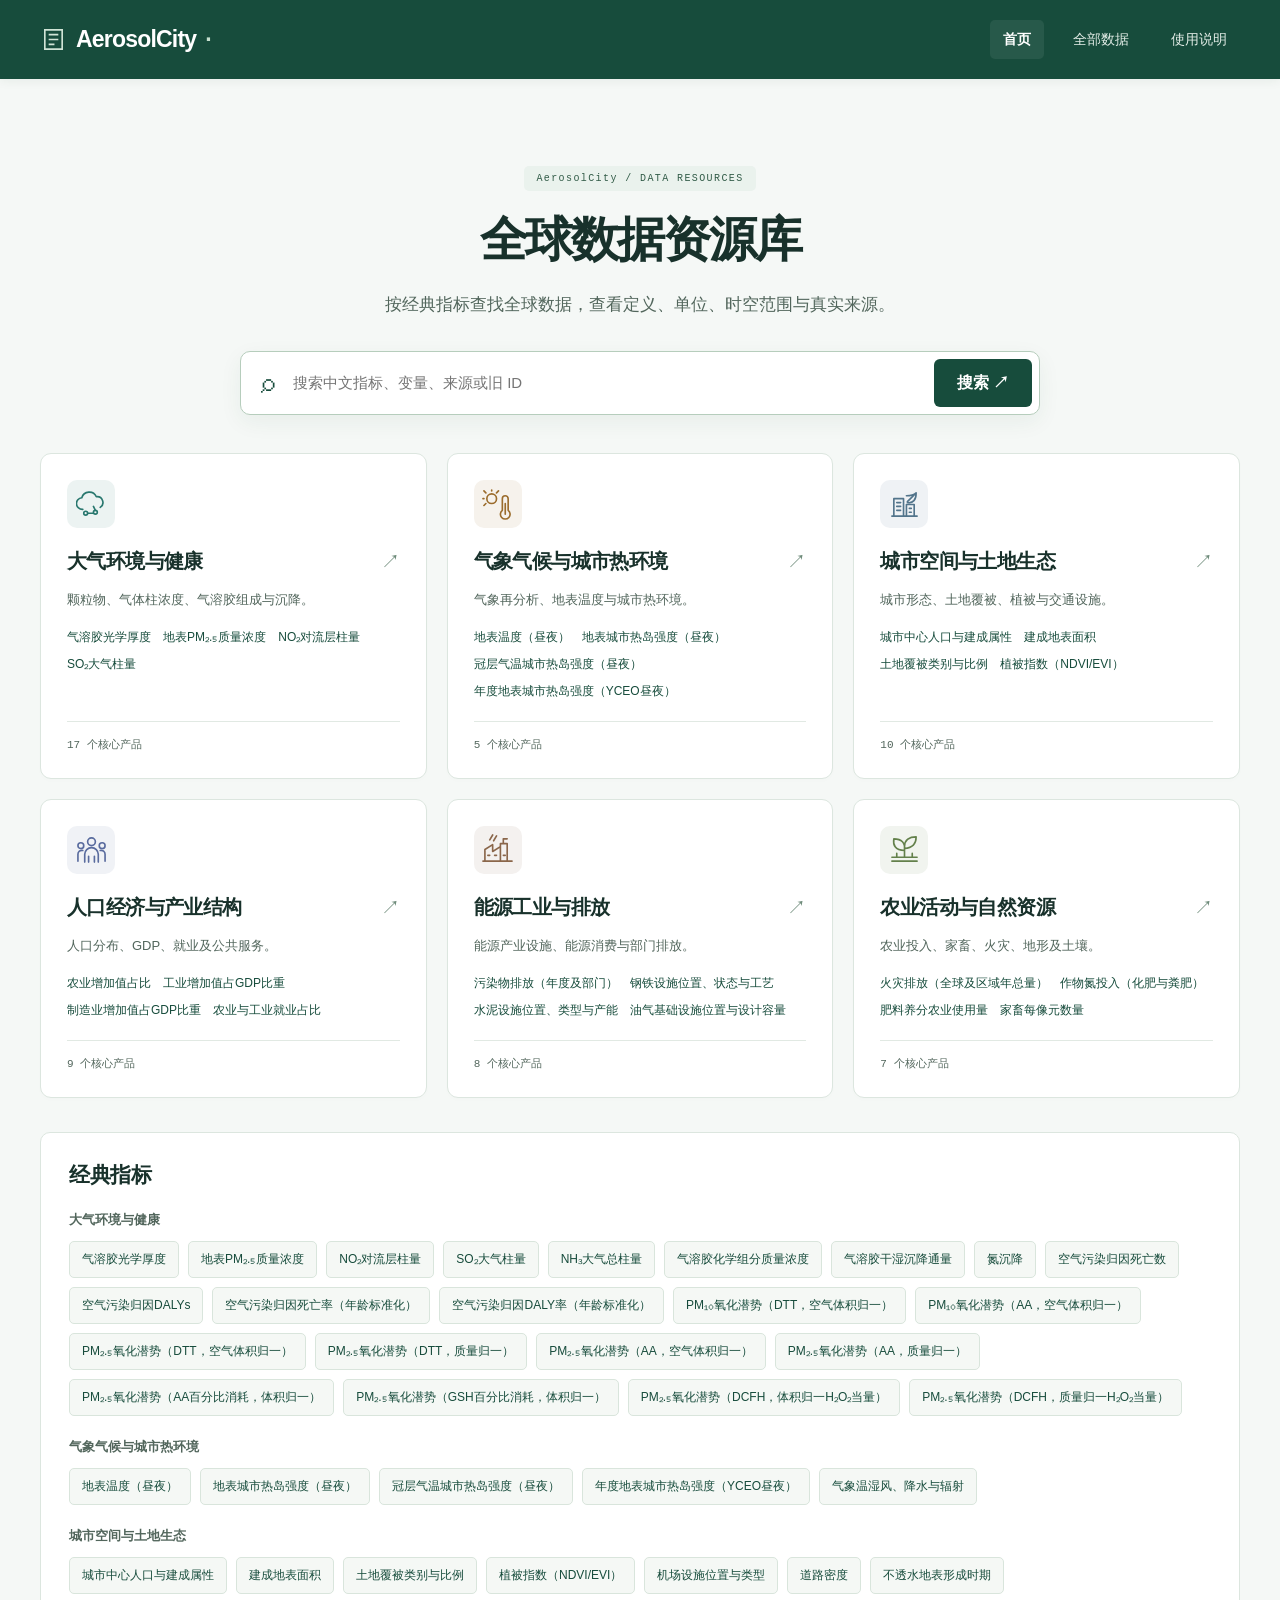
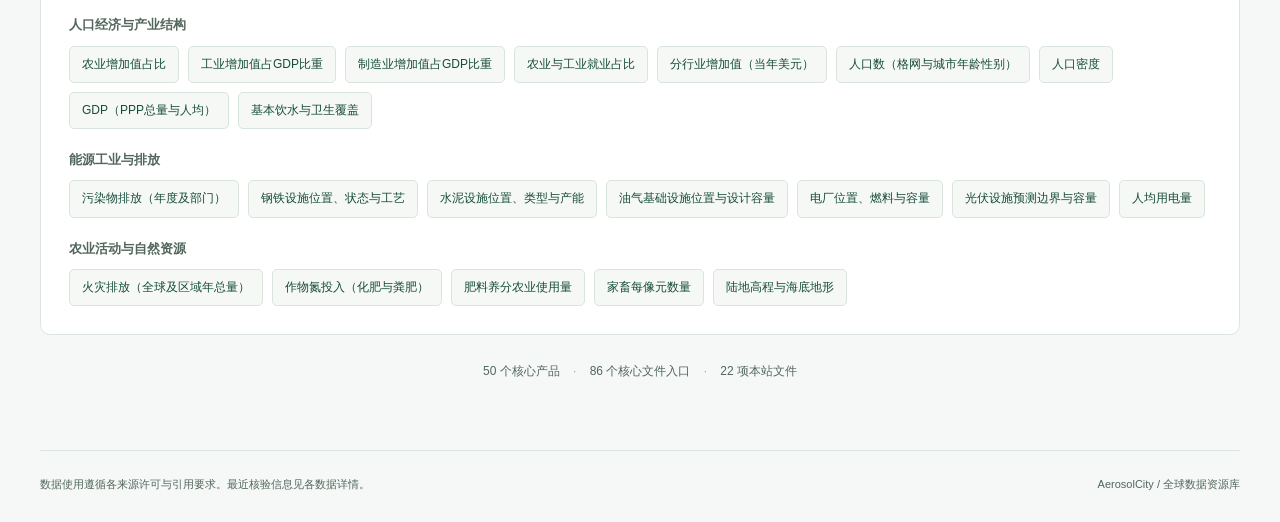
<file: index.html>
<!doctype html>
<html lang="zh-CN"><head><meta charset="utf-8"><meta name="viewport" content="width=device-width, initial-scale=1"><meta name="theme-color" content="#ffffff"><meta name="description" content="按经典指标浏览与检索全球公开科研数据，查看时空范围、来源及获取方式。"><title>AerosolCity · 全球数据资源库</title><link rel="stylesheet" href="./styles.css?v=d043-v1"><script src="./catalog-core.js?v=d043-v1" defer></script><script src="./app.js?v=d043-v1" defer></script></head>
<body><a class="skip-link" href="#main">跳到主要内容</a><header class="site-header"><a class="brand" href="#/" aria-label="AerosolCity 全球数据资源库首页"><svg class="brand-symbol" aria-hidden="true" viewBox="0 0 28 28" fill="none" stroke="currentColor" stroke-width="1.7"><path d="M5 4h18v20H5zM9 9h10M9 14h10M9 19h6"/></svg><span>AerosolCity</span><span class="brand-mark" aria-hidden="true">·</span></a><nav class="site-nav" aria-label="主导航"><a href="#/">首页</a><a href="#/all">全部数据</a><a href="#/guide">使用说明</a></nav></header><main id="main" class="page-shell" tabindex="-1"><p class="loading" role="status">正在读取数据目录…</p></main><footer class="site-footer"><p>数据使用遵循各来源许可与引用要求。最近核验信息见各数据详情。</p><span>AerosolCity / 全球数据资源库</span></footer><noscript><p>此静态目录需要 JavaScript 才能浏览。原始目录位于 data/catalog.json。</p></noscript></body></html>
</file>
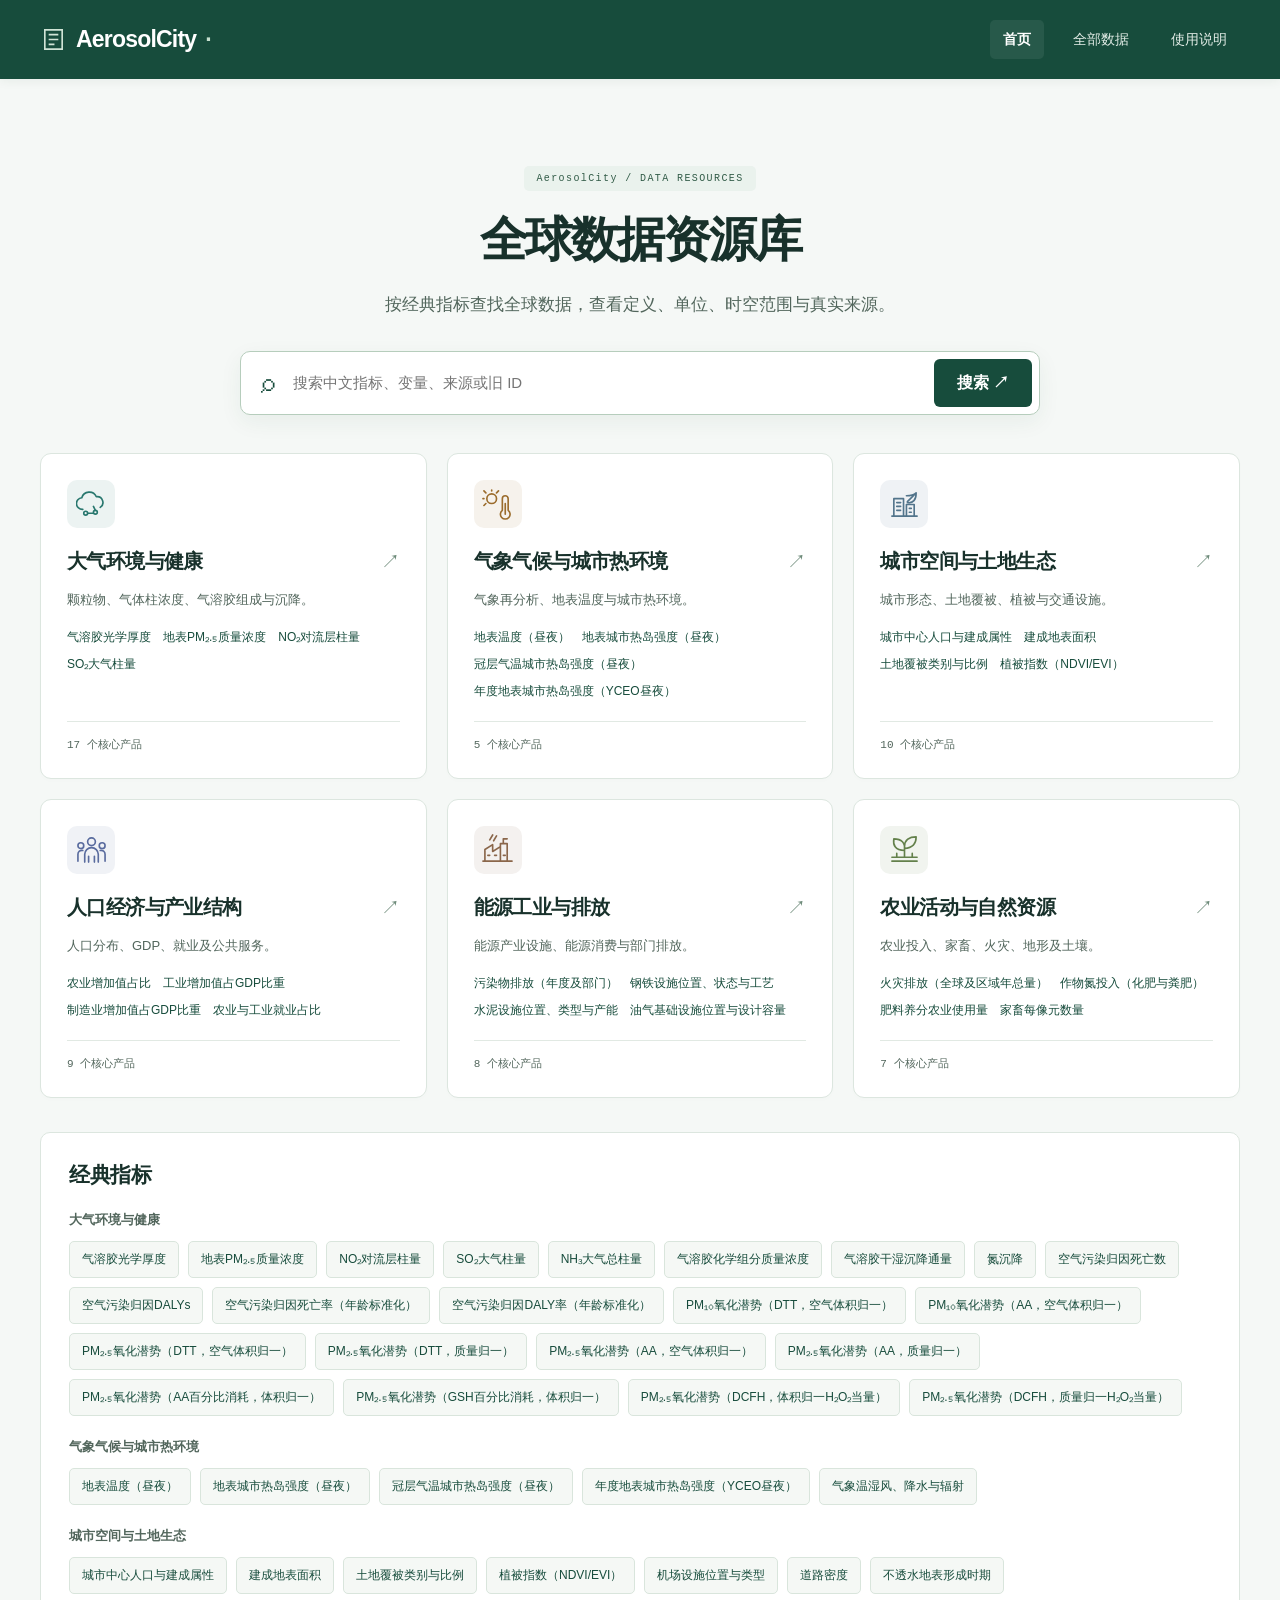
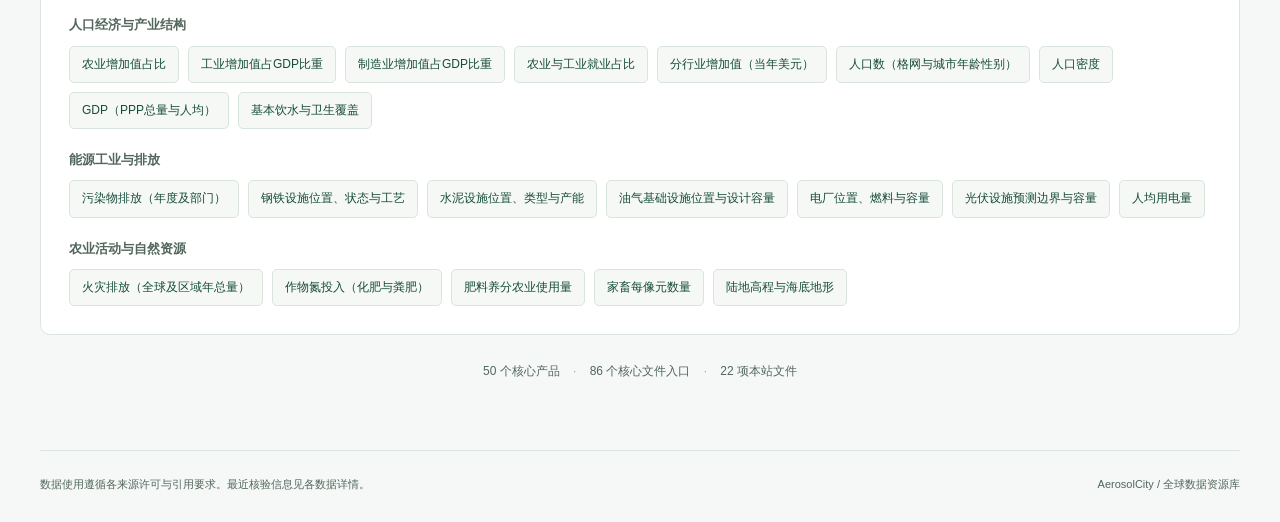
<file: global-human-indicators.html>
<!doctype html><html lang="zh-CN"><head><meta charset="utf-8"><meta name="viewport" content="width=device-width, initial-scale=1"><meta http-equiv="refresh" content="0;url=./index.html"><title>全球数据目录</title></head><body><a href="./index.html">全球数据目录</a><script>location.replace("./index.html");</script></body></html>
</file>
<file: styles.css>
:root{--ink:#18352b;--body:#2c4239;--muted:#5c7066;--green:#196443;--line:#dfe8e2;--soft:#f4f8f5;--sans:"Avenir Next","PingFang SC","Microsoft YaHei",sans-serif;--mono:"SFMono-Regular",Consolas,monospace}
*{box-sizing:border-box}html{background:white;color:var(--body);font:16px/1.65 var(--sans)}body{margin:0}a{color:var(--green);text-decoration:none}a:hover{text-decoration:underline;text-underline-offset:4px}button,input,select{font:inherit;color:var(--body)}button{cursor:pointer}button,.button{border:1px solid var(--line);border-radius:6px;background:white;padding:9px 15px;color:var(--green);font-weight:600}button:hover,.button:hover{background:var(--soft)}button:disabled{cursor:default}input,select{border:1px solid #becfc4;border-radius:5px;background:white;padding:9px 12px;min-width:0;max-width:100%}input[type=checkbox]{accent-color:var(--green);width:17px;height:17px;flex-shrink:0}a,button,input,select,summary{outline-offset:4px}:focus-visible{outline:3px solid #257956}h1,h2,h3,p{margin-top:0}h1,h2,h3{color:var(--ink);line-height:1.35;overflow-wrap:anywhere}h1{font-size:clamp(29px,3.7vw,46px);font-weight:650;letter-spacing:-.035em}h2{font-size:22px;letter-spacing:-.02em}h3{font-size:18px}code{font-family:var(--mono);font-size:.82em;overflow-wrap:anywhere}pre{font:12px/1.7 var(--mono);white-space:pre-wrap;overflow-wrap:anywhere;background:var(--soft);padding:20px;border-radius:6px}summary{cursor:pointer;color:var(--ink);font-weight:600;padding:15px 0}summary::marker{color:var(--green)}.visually-hidden{position:absolute;width:1px;height:1px;padding:0;margin:-1px;overflow:hidden;clip:rect(0,0,0,0);white-space:nowrap;border:0}.skip-link{position:absolute;left:20px;top:-100px;background:white;z-index:10;padding:12px}.skip-link:focus{top:12px}
.site-header{max-width:1200px;padding:26px 40px;margin:auto;display:flex;align-items:center;justify-content:space-between;border-bottom:1px solid var(--line);gap:20px}.brand{font-size:23px;font-weight:700;color:var(--ink);letter-spacing:-.04em}.brand-mark{color:var(--green);padding-left:3px}.site-nav{display:flex;gap:28px;font-size:14px}.site-nav a{color:var(--muted)}.site-nav a[aria-current]{color:var(--green);font-weight:650}.page-shell{max-width:1120px;margin:auto;padding:36px 0 68px;min-height:68vh}.home-intro{text-align:center;padding:40px 16px 32px}.home-intro h1{margin-bottom:14px}.eyebrow{font:11px var(--mono);letter-spacing:.12em;color:var(--green);margin-bottom:16px}.lede{font-size:17px;color:var(--muted);max-width:880px;line-height:1.8}.home-intro .lede{margin:0 auto 28px}.search-form{display:flex;align-items:center;border:1px solid #bacfc1;border-radius:8px;background:white;overflow:hidden;gap:8px;margin-bottom:24px}.home-search{max-width:720px;margin:30px auto 12px;box-shadow:0 4px 20px #163d2910}.search-icon{color:var(--green);font-size:28px;line-height:1;margin-left:18px}.search-form input{border:0;border-radius:0;flex:1;width:100%;padding:15px 8px;background:transparent}.search-form input:focus-visible{outline-offset:-3px}.search-form button{margin:6px;border:0;background:var(--green);color:white;white-space:nowrap;padding:10px 19px}.search-form button:hover{background:#124c33}
.theme-grid{display:grid;grid-template-columns:repeat(3,minmax(0,1fr));gap:18px}.theme-card{border:1px solid var(--line);border-radius:8px;padding:25px 25px 19px;background:white;display:flex;flex-direction:column;min-height:220px;transition:border-color .15s,box-shadow .15s}.theme-card:hover{border-color:#7da68d;box-shadow:0 5px 20px #234c3210}.theme-top{display:flex;justify-content:space-between;align-items:baseline;gap:12px}.theme-title{font-size:21px;font-weight:650;color:var(--ink);letter-spacing:-.025em}.theme-arrow{color:var(--green);font-size:20px}.theme-card>p:not(.theme-count){color:var(--muted);font-size:14px;margin:10px 0 15px}.theme-shortcuts{display:flex;gap:5px 12px;flex-wrap:wrap;font-size:13px;line-height:1.9;padding-bottom:18px}.theme-count{font:11px var(--mono);color:var(--muted);margin:18px 0 0;padding-top:15px;border-top:1px solid var(--line);margin-top:auto}.catalog-stats{font-size:13px;color:var(--muted);text-align:center;margin:30px 0 0}.catalog-stats span{padding:0 10px;color:#9bad9f}.site-footer{max-width:1200px;margin:auto;border-top:1px solid var(--line);padding:24px 40px 32px;display:flex;justify-content:space-between;gap:18px;color:var(--muted);font-size:11px}.site-footer p{margin:0}.site-footer>span{white-space:nowrap}
.breadcrumbs{font-size:12px;display:flex;gap:9px;flex-wrap:wrap;margin-bottom:30px;color:var(--muted)}.page-intro{margin:26px 0 28px}.page-intro h1{margin-bottom:12px}.page-intro .eyebrow{margin-bottom:10px}.page-intro .lede{margin-bottom:10px}.page-count{font-size:13px;color:var(--green);margin:12px 0 0}.subtheme-nav{display:flex;gap:8px;flex-wrap:wrap;padding-bottom:25px}.subtheme-nav a,.detail-paths a{font-size:13px;border:1px solid var(--line);border-radius:5px;padding:7px 12px;background:white}.subtheme-nav a[aria-current]{border-color:var(--green);background:var(--soft);font-weight:650}.subtheme-nav small{font:10px var(--mono);margin-left:6px;color:var(--muted)}#more-filters{border:1px solid var(--line);border-radius:7px;margin-bottom:23px}#more-filters>summary{padding:12px 18px;font-size:14px}.quiet{color:var(--muted);font-size:12px;font-weight:400;margin-left:12px}.filters-body{border-top:1px solid var(--line);padding:20px}.filter-fieldset{border:0;padding:0;margin:0 0 24px;min-width:0}.filter-fieldset legend{font-size:13px;font-weight:650;margin-bottom:9px;color:var(--ink)}.filter-options{display:flex;gap:9px 20px;flex-wrap:wrap;font-size:12px}.filter-options label{display:flex;align-items:center;gap:6px;cursor:pointer}.filter-grid{display:grid;grid-template-columns:repeat(3,minmax(0,1fr));gap:15px}.filter-control{display:grid;gap:6px;font-size:13px}.filter-control input,.filter-control select{width:100%;font-size:13px}.filter-note{color:var(--muted);font-size:12px;line-height:1.8;margin:14px 0 23px}.results-toolbar{display:flex;justify-content:space-between;align-items:center;gap:12px;margin:26px 0 14px;font-size:12px}.result-total{margin:0;color:var(--muted)}.result-total strong{font:20px var(--mono);color:var(--ink);margin-right:4px}.result-actions{display:flex;align-items:center;gap:8px}.result-actions button,.sort-control select{font-size:12px;padding:7px 12px}.sort-control{display:flex;align-items:center;gap:7px;color:var(--muted)}.active-filters{display:flex;flex-wrap:wrap;gap:7px;margin:0 0 15px}.filter-chip{background:var(--soft);font-size:11px;font-weight:400;padding:4px 9px;color:var(--green)}
.product-row{padding:26px 0;border-top:1px solid var(--line);display:grid;grid-template-columns:minmax(0,1fr) 160px;gap:30px}.record-id{display:flex;align-items:center;gap:14px;font-size:11px;color:var(--muted);margin-bottom:9px;flex-wrap:wrap}.record-id code{font-size:11px;color:var(--green)}.product-row h2{font-size:19px;margin:0 0 9px;font-weight:600}.product-row h2 a{color:var(--ink)}.row-description{font-size:14px;margin:0 0 10px;color:var(--body)}.row-facts{display:flex;gap:8px 18px;flex-wrap:wrap;font-size:12px;color:var(--muted);line-height:1.8;overflow-wrap:anywhere}.row-facts span{max-width:100%}.row-access{display:flex;flex-direction:column;align-items:flex-start;justify-content:center;gap:10px;font-size:11px;color:var(--muted)}.detail-link{font-size:13px;font-weight:600}.detail-link span{padding-left:12px}.load-more{display:block;margin:25px auto 0;min-width:250px}.empty-state{padding:45px 24px;text-align:center;background:var(--soft);border-radius:8px;margin:20px 0}.empty-state h1{font-size:30px}.empty-state h2{font-size:21px}.empty-state p{color:var(--muted);font-size:14px;margin-bottom:22px}
.dataset-header{max-width:950px;margin:28px 0 36px}.dataset-header h1{font-size:clamp(26px,3vw,38px);margin-bottom:16px}.version-line{color:var(--muted);font-size:12px;overflow-wrap:anywhere}.detail-tools{display:flex;align-items:center;gap:12px;margin:20px 0;font-size:12px}.detail-tools button{font-size:12px}.detail-tools input{width:100%}.detail-paths{display:flex;gap:8px;flex-wrap:wrap}.detail-section{border-top:1px solid var(--line);padding:29px 0 18px}.detail-section h2{font-size:20px;margin-bottom:22px}.detail-section p{font-size:14px;line-height:1.9;overflow-wrap:anywhere}.variable-list{display:grid;grid-template-columns:repeat(2,minmax(0,1fr));gap:12px}.variable-row{border:1px solid var(--line);border-radius:6px;padding:16px;font-size:13px;overflow-wrap:anywhere}.variable-row strong{font-weight:650}.variable-row p{font-size:12px;color:var(--muted);margin:10px 0 0}.unit{display:inline-block;padding:3px 7px;background:var(--soft);margin:10px 0 2px;font:11px var(--mono);color:var(--green)}.axis-grid{display:grid;grid-template-columns:repeat(3,minmax(0,1fr));gap:18px;margin:0 0 23px}.axis-cell{border-left:2px solid #90b39d;padding:1px 0 0 15px}.axis-cell dt{font-size:12px;color:var(--muted);margin-bottom:7px}.axis-cell dd{margin:0;font-size:13px;overflow-wrap:anywhere}.fact-list,.asset-facts{display:grid;grid-template-columns:150px minmax(0,1fr);gap:10px 20px;font-size:13px;line-height:1.8}.fact-list dt,.asset-facts dt{color:var(--muted)}.fact-list dd,.asset-facts dd{margin:0;overflow-wrap:anywhere}.inline-note,.access-note{color:var(--muted);font-size:13px}.asset-list{display:grid;gap:14px}.asset-item{border:1px solid var(--line);padding:19px;border-radius:6px;min-width:0}.asset-heading{display:flex;justify-content:space-between;align-items:flex-start;gap:20px;font-size:13px;overflow-wrap:anywhere}.asset-heading strong{min-width:0;font-weight:600}.asset-link{white-space:nowrap;font-size:12px;border:1px solid #abc5b4;padding:5px 10px;border-radius:5px}.asset-meta{font-size:12px!important;color:var(--muted);margin:9px 0 0}.file-evidence{margin-top:10px}.file-evidence summary{font-size:12px;padding:9px 0}.hash-value{overflow-wrap:anywhere}.source-link-list{display:flex;gap:10px 24px;flex-wrap:wrap}.source-link-list a{overflow-wrap:anywhere}.citation{color:var(--muted)}.technical-evidence{border-top:1px solid var(--line);margin-top:12px}.technical-evidence>summary{font-size:14px;padding:24px 0}.technical-evidence>p{font-size:13px;color:var(--muted)}.guide{max-width:820px}.guide section{padding:22px 0;border-top:1px solid var(--line)}.guide section h2{font-size:21px}.guide section p{font-size:15px;color:var(--muted);line-height:1.9}.loading{color:var(--muted);padding:80px 0;text-align:center}
@media(max-width:1199px){.page-shell{margin:0 40px}.site-header,.site-footer{margin:0 20px;padding-left:20px;padding-right:20px}}
@media(max-width:850px){.page-shell{margin:0 26px;padding-top:25px}.theme-grid{grid-template-columns:repeat(2,minmax(0,1fr));gap:14px}.theme-card{padding:21px;min-height:210px}.home-intro{padding-top:30px}.site-footer{flex-direction:column}.filter-grid{grid-template-columns:repeat(2,minmax(0,1fr))}.product-row{gap:18px;grid-template-columns:minmax(0,1fr) 120px}.axis-grid{gap:12px}}
@media(max-width:540px){.site-header{margin:0 18px;padding:18px 0;gap:10px}.brand{font-size:20px}.site-nav{gap:13px;font-size:12px}.page-shell{margin:0 18px;padding:22px 0 45px}.home-intro{text-align:left;padding:23px 0 18px}.home-intro h1{font-size:32px}.home-intro .lede{font-size:14px;line-height:1.9}.eyebrow{font-size:10px}.home-search{margin:24px 0 10px}.search-form{gap:3px}.search-icon{margin-left:12px;font-size:24px}.search-form input{font-size:13px;padding:14px 5px}.search-form button{padding:8px 12px;font-size:12px}.theme-grid{grid-template-columns:1fr;gap:12px}.theme-card{padding:20px;min-height:185px}.theme-title{font-size:20px}.theme-card>p:not(.theme-count){margin:7px 0 12px}.theme-shortcuts{padding-bottom:14px}.theme-count{padding-top:12px}.catalog-stats{font-size:11px;line-height:2}.catalog-stats span{padding:0 3px}.site-footer{margin:0 18px;padding:20px 0;font-size:10px;gap:9px}.breadcrumbs{font-size:11px;margin-bottom:25px;gap:6px}.page-intro h1{font-size:29px}.lede{font-size:14px}.subtheme-nav{gap:6px;padding-bottom:18px}.subtheme-nav a,.detail-paths a{font-size:11px;padding:6px 8px}.quiet{display:none}.filters-body{padding:16px}.filter-grid{grid-template-columns:1fr 1fr;gap:13px 10px}.filter-options{gap:9px 14px}.filter-fieldset{margin-bottom:20px}.result-actions{gap:6px;flex-wrap:wrap}.results-toolbar{align-items:flex-start;flex-direction:column;gap:13px}.product-row{grid-template-columns:1fr;gap:12px;padding:22px 0}.product-row h2{font-size:18px}.row-description{font-size:13px}.row-access{flex-direction:row;align-items:center;justify-content:space-between;gap:12px}.row-access>span{max-width:65%}.record-id{font-size:10px;gap:10px}.row-facts{font-size:11px;gap:5px 12px}.detail-link{font-size:12px;white-space:nowrap}.variable-list{grid-template-columns:1fr}.axis-grid{grid-template-columns:1fr;gap:16px}.fact-list,.asset-facts{grid-template-columns:100px minmax(0,1fr);gap:8px 12px;font-size:12px}.asset-item{padding:15px}.asset-heading{flex-direction:column;gap:12px}.asset-heading strong{font-size:12px}.asset-meta{font-size:11px!important}.detail-section p{font-size:13px}.dataset-header{margin-top:20px}.technical-evidence pre{padding:13px;font-size:10px}.detail-tools{flex-wrap:wrap}.source-link-list{flex-direction:column;gap:8px}.empty-state{padding:30px 17px}.guide section p{font-size:14px}}
@media(prefers-reduced-motion:reduce){*{transition:none!important;scroll-behavior:auto!important}}

.detail-quickfacts{display:flex;gap:6px 20px;flex-wrap:wrap;font-size:12px;color:var(--muted);border-left:2px solid #90b39d;padding-left:14px;line-height:1.9;overflow-wrap:anywhere}.detail-quickfacts span{max-width:100%}.dataset-header{margin-bottom:28px}.detail-tools{margin:16px 0}.detail-tools #jump-files{background:var(--green);color:white;border-color:var(--green)}#files-access{scroll-margin-top:20px}@media(max-width:540px){.detail-quickfacts{flex-direction:column;font-size:11px;gap:3px}.detail-tools{gap:8px}}

.theme-card{position:relative}.theme-title::after{content:"";position:absolute;inset:0;border-radius:8px}.theme-shortcuts a{position:relative;z-index:1}

.variant-selector{display:grid;gap:6px;margin:20px 0 12px;font-size:13px;max-width:900px}.variant-selector select{width:100%;font-size:13px}.publisher-line{font-size:12px;color:var(--muted);margin:8px 0 13px}.matched-variants{display:flex;flex-wrap:wrap;gap:5px 10px;font-size:11px;margin-top:12px;color:var(--muted)}.matched-variants a{border-bottom:1px solid var(--line)}.variant-note,.migration-note{background:var(--soft);border-left:2px solid #90b39d;padding:12px 15px;font-size:12px;line-height:1.9;overflow-wrap:anywhere}.verification-note,.archive-link{font-size:12px;color:var(--muted)}.archive-link{margin:28px 0 0}.theme-title{font-size:20px}@media(max-width:540px){.theme-title{font-size:19px}.variant-selector select{font-size:12px}.publisher-line{font-size:11px}}

/* D042 research-resource portal: original visual system, no external assets. */
:root{--ink:#18312B;--body:#263E34;--muted:#52665C;--green:#174C3C;--line:#DCE6DF;--soft:#EAF2ED;--page:#F5F8F6;--pine:#174C3C}
html{background:var(--page)}body{background:var(--page)}h1{font-weight:600;letter-spacing:-.045em}button,.button,input,select{border-radius:7px}button,.button{padding:10px 16px}input,select{border-color:#C2D2C8}a:hover{text-decoration-thickness:1px}:focus-visible{outline:3px solid #39785E;outline-offset:4px}
.site-header{position:sticky;top:0;z-index:30;max-width:none;margin:0;padding:20px max(30px,calc((100vw - 1200px)/2));min-height:78px;background:var(--pine);border:0;box-shadow:0 2px 10px #173b2410}.brand{display:flex;align-items:center;gap:9px;color:#fff;font-size:23px;letter-spacing:-.035em}.brand-symbol{width:27px;height:27px;color:#D0E4D6}.brand-mark{color:#C6DFCF;padding:0}.site-nav{gap:16px;font-size:14px}.site-nav a{color:#E4EEE8;padding:8px 13px;border-radius:5px}.site-nav a[aria-current]{color:white;background:#ffffff12}.site-nav a:hover{color:white;background:#ffffff16;text-decoration:none}.site-header :focus-visible{outline-color:#DFEDE4}
.page-shell{max-width:1200px;margin:0 auto;padding:38px 0 68px}.home-intro{padding:46px 20px 38px}.home-intro h1{font-size:48px;line-height:1.25;margin-bottom:20px}.home-intro .eyebrow{display:inline-block;padding:7px 12px;background:var(--soft);border-radius:5px;font-size:10px;letter-spacing:.14em;margin-bottom:19px;color:#315B47}.home-intro .lede{font-size:17px;margin-bottom:30px;color:var(--muted)}.home-search{max-width:800px;margin:30px auto 0}.search-form{border:1px solid #B6CDBC;border-radius:10px;box-shadow:0 7px 22px #244c3110;background:white}.search-form input{font-size:15px;padding:17px 10px}.search-form button{padding:11px 23px;margin:7px;border-radius:6px}.search-icon{font-size:27px;margin-left:20px}.theme-grid{gap:20px}.theme-card{padding:26px;min-height:272px;border-radius:11px;box-shadow:0 2px 5px #203f2b03;transition:box-shadow .16s,border-color .16s}.theme-card:hover{border-color:#97B6A0;box-shadow:0 8px 25px #26493610}.theme-icon{display:flex;align-items:center;justify-content:center;width:48px;height:48px;border-radius:10px;color:var(--topic-color);background:var(--soft);background:color-mix(in srgb,var(--topic-color) 9%,white);margin-bottom:17px}.theme-icon svg{width:31px;height:31px}.theme-title{font-size:20px;font-weight:600;letter-spacing:-.03em}.theme-arrow{font-size:19px;color:#6F8C7B}.theme-card>p:not(.theme-count){margin:10px 0 15px;line-height:1.8;color:var(--muted);font-size:13px}.theme-shortcuts{font-size:12px;gap:4px 12px;padding-bottom:18px}.theme-count{padding-top:15px;font-size:11px;color:var(--muted);border-color:#E1E9E3}.catalog-stats{margin:27px 0 0;font-size:12px}.site-footer{max-width:1200px;padding:24px 0 30px;background:transparent;font-size:11px;border-color:var(--line);gap:20px}.site-footer p{max-width:760px}
.breadcrumbs{margin-bottom:27px;font-size:12px;color:var(--muted)}.page-intro{margin-top:22px;margin-bottom:28px}.page-intro h1{font-size:36px;margin-bottom:12px}.page-intro .eyebrow{font-size:10px;letter-spacing:.15em}.page-intro .lede{font-size:15px}.subtheme-nav{padding-bottom:22px;gap:8px}.subtheme-nav a{background:white;border-radius:6px;font-size:12px;padding:8px 12px}.subtheme-nav a[aria-current]{background:var(--soft);border-color:#88AA94}.subtheme-nav small{color:var(--muted)}
.catalog-layout{display:grid;grid-template-columns:280px minmax(0,1fr);gap:28px;align-items:start}.filter-sidebar{position:sticky;top:102px;max-height:calc(100vh - 126px);overflow:auto;scrollbar-width:thin;scrollbar-color:#B9CBBB transparent;border-radius:10px;background:white;border:1px solid var(--line)}.filter-sidebar #more-filters{border:0;border-radius:0;margin:0}.filter-sidebar #more-filters>summary{padding:17px 19px;font-size:14px;list-style:none;border-bottom:1px solid var(--line)}.filter-sidebar #more-filters>summary::-webkit-details-marker{display:none}.filter-sidebar #more-filters>summary::after{content:'−';float:right;color:var(--green);font-weight:400}.filter-sidebar #more-filters:not([open])>summary::after{content:'+'}.filter-sidebar .quiet{display:none}.filter-sidebar .filters-body{padding:21px 18px 18px;border:0}.filter-sidebar .filter-fieldset{margin-bottom:24px}.filter-sidebar .filter-fieldset legend{font-size:12px;margin-bottom:10px}.filter-sidebar .filter-options{flex-direction:column;gap:9px;font-size:12px}.filter-sidebar .filter-options label{gap:9px;line-height:1.7;align-items:flex-start}.filter-sidebar .filter-options input{margin-top:3px}.filter-sidebar .filter-grid{grid-template-columns:1fr;gap:15px;margin-bottom:22px}.filter-sidebar .filter-control{font-size:12px;gap:7px}.filter-sidebar .filter-control input,.filter-sidebar .filter-control select{font-size:12px;padding:8px 10px;min-height:37px}.filter-sidebar .filter-note{font-size:11px;line-height:1.85;color:#52665C;background:#F1F6F2;padding:11px 12px;border-radius:6px;margin:0 0 23px}.facet-section{border-top:1px solid var(--line);border-bottom:1px solid var(--line);margin:0 0 22px}.facet-section>summary{font-size:12px;padding:13px 0}.facet-section .filter-fieldset{margin-bottom:15px!important}.facet-section legend{position:absolute;width:1px;height:1px;overflow:hidden;clip:rect(0,0,0,0)}
.catalog-results{min-width:0}.catalog-results .results-toolbar{margin:0 0 17px;gap:14px}.result-total strong{font-size:26px}.result-total{font-size:12px;white-space:nowrap}.result-actions{gap:7px}.result-actions button{font-size:11px;padding:8px 11px;background:white}.sort-control{font-size:11px}.sort-control select{padding:7px 9px;font-size:11px;background:white}.active-filters{margin-bottom:15px;gap:8px}.filter-chip{font-size:11px;padding:6px 10px;background:#EAF2ED;color:#284F3B}.catalog-results #product-list{background:white;border:1px solid var(--line);border-radius:10px;overflow:hidden}.catalog-results .product-row{padding:25px;grid-template-columns:minmax(0,1fr) 135px;gap:23px;border-color:#E1E9E3}.catalog-results .product-row:first-child{border-top:0}.product-row h2{font-size:20px;line-height:1.45;margin-bottom:10px}.record-id{font-size:10px;margin-bottom:10px;gap:10px}.record-id code{font-size:10px;padding:3px 6px;background:#EDF4EF;border-radius:4px;color:#24523B}.row-description{font-size:13px;line-height:1.85;margin-bottom:11px}.publisher-line{font-size:12px;color:var(--muted);margin:8px 0 12px}.row-facts{font-size:11px;gap:6px 14px;line-height:1.85}.row-access{font-size:11px;line-height:1.8;gap:11px}.detail-link{font-size:12px;white-space:nowrap}.matched-variants{font-size:10px;gap:5px 8px;margin-top:12px}.matched-variants a{background:#F0F5F1;padding:2px 5px;border-radius:3px;border:0}.load-more{font-size:13px;background:white;border-radius:7px;padding:10px 20px}.archive-link{font-size:11px;margin-top:21px}.empty-state{border:1px solid var(--line);background:white}
.dataset-header{max-width:none;padding:31px 34px 28px;background:white;border:1px solid var(--line);border-top:3px solid #4F8367;border-radius:11px;margin:22px 0 25px}.dataset-header h1{font-size:36px;max-width:1060px;line-height:1.4;letter-spacing:-.04em;margin-bottom:17px}.dataset-header .lede{font-size:16px;line-height:1.9;max-width:1000px}.dataset-header .publisher-line{font-size:13px;margin:13px 0 23px}.variant-selector{font-size:12px;max-width:960px;gap:8px;margin:19px 0 13px}.variant-selector select{min-height:42px;padding:10px 12px;font-size:12px;background:#F8FBF9}.version-line{font-size:11px;line-height:1.85;margin:13px 0 17px}.detail-quickfacts{font-size:12px;background:#F4F8F5;border:1px solid #E1EAE3;border-left:3px solid #95B39E;border-radius:5px;padding:13px 16px;gap:7px 22px;line-height:1.9;color:#52665C}.verification-note{font-size:11px;margin:12px 0 17px;color:#52665C}.variant-note,.migration-note{background:#EAF2ED;border-left-color:#70967F;border-radius:4px;color:#52665C;font-size:12px;padding:13px 16px;line-height:1.95}.detail-tools{margin:20px 0 0;gap:10px}.detail-tools button{font-size:12px;padding:11px 17px}.detail-tools #jump-files{background:#174C3C}.detail-paths{margin-top:18px}.detail-section{background:white;padding:30px 32px 23px;border:1px solid var(--line);border-radius:10px;margin:18px 0}.detail-section h2{font-size:21px;margin-bottom:22px}.detail-section p{font-size:14px;color:#374F42;line-height:1.95}.variable-list{gap:14px}.variable-row{background:#F8FBF9;border-color:#DFE9E2;padding:19px;font-size:14px;border-radius:7px}.variable-row p{font-size:12px;color:#52665C;line-height:1.9}.variable-row code{font-size:11px;line-height:1.9}.unit{background:#EAF2ED;color:#315B47;font-size:11px;padding:4px 8px;border-radius:3px}.axis-grid{gap:22px;margin-bottom:26px}.axis-cell{padding-left:16px;border-left-color:#82A58E}.axis-cell dt{font-size:12px;color:#52665C}.axis-cell dd{font-size:13px;line-height:1.9}.fact-list{font-size:13px;gap:12px 22px}.fact-list dt{color:#52665C}.asset-item{padding:21px;border-radius:7px;background:#FBFDFC;border-color:#DFE9E2}.asset-heading{font-size:14px}.asset-link{font-size:12px;background:#EAF2ED;color:#284F3B;border-color:#BCD0C1;padding:7px 12px;border-radius:5px}.asset-meta{font-size:12px!important;color:#52665C}.file-evidence summary{font-size:12px}.technical-evidence{padding:0 25px;background:#EDF3EF;border:1px solid var(--line);border-radius:8px;margin-top:22px}.technical-evidence>summary{font-size:14px;padding:19px 0}.technical-evidence pre{background:white;border:1px solid var(--line);font-size:11px}.guide{max-width:980px;margin-left:auto;margin-right:auto;background:white;padding:30px 34px;border:1px solid var(--line);border-radius:11px}.guide section{padding:26px 0 19px}.guide section p{color:#52665C;font-size:15px;line-height:1.95}.guide section h2{font-size:21px}#files-access{scroll-margin-top:100px}.loading{min-height:300px}
@media(max-width:1250px){.page-shell{margin:0 32px}.site-footer{margin:0 32px}.catalog-layout{grid-template-columns:250px minmax(0,1fr);gap:23px}.catalog-results .product-row{padding:22px;grid-template-columns:minmax(0,1fr) 112px;gap:18px}.result-actions{flex-wrap:wrap}}
@media(max-width:1023px){.site-header{padding:18px 28px;min-height:73px}.page-shell{margin:0 28px;padding-top:30px}.site-footer{margin:0 28px}.catalog-layout{display:block}.filter-sidebar{position:static;max-height:none;margin-bottom:23px}.filter-sidebar #more-filters>summary{border-bottom:0}.filter-sidebar #more-filters[open]>summary{border-bottom:1px solid var(--line)}.filter-sidebar .filter-grid{grid-template-columns:repeat(2,minmax(0,1fr));gap:16px}.filter-sidebar .filter-options{flex-direction:row;gap:10px 19px;flex-wrap:wrap}.filter-sidebar .filters-body{padding:22px}.catalog-results .results-toolbar{margin-top:25px}.home-intro{padding-top:36px}.home-intro h1{font-size:40px}.theme-card{min-height:269px;padding:23px}.theme-grid{grid-template-columns:repeat(2,minmax(0,1fr));gap:16px}.theme-title{font-size:19px}.site-footer{flex-direction:column}.dataset-header{padding:27px 28px}.dataset-header h1{font-size:32px}.detail-section{padding:27px}.guide{padding:28px}}
@media(max-width:540px){.site-header{padding:15px 18px;min-height:66px;gap:9px}.brand{gap:6px;font-size:19px}.brand-symbol{width:22px;height:22px}.brand-mark{display:none}.site-nav{gap:3px;font-size:11px}.site-nav a{padding:7px 7px}.page-shell{margin:0 18px;padding:24px 0 46px}.site-footer{margin:0 18px;padding:22px 0 26px;font-size:10px;gap:10px}.site-footer>span{white-space:normal}.home-intro{text-align:left;padding:23px 0 28px}.home-intro h1{font-size:34px;line-height:1.3;margin-bottom:17px}.home-intro .eyebrow{font-size:9px;padding:6px 9px;margin-bottom:17px}.home-intro .lede{font-size:14px;line-height:1.9;margin-bottom:25px}.home-search{margin:22px 0 0}.search-form{border-radius:8px}.search-form input{font-size:12px;padding:14px 5px}.search-form button{font-size:12px;padding:9px 13px;margin:5px}.search-icon{margin-left:12px;font-size:24px}.theme-grid{grid-template-columns:1fr;gap:14px}.theme-card{padding:22px;min-height:251px}.theme-icon{width:42px;height:42px;border-radius:9px;margin-bottom:14px}.theme-icon svg{width:28px;height:28px}.theme-title{font-size:19px}.theme-card>p:not(.theme-count){font-size:13px;margin:9px 0 14px}.theme-shortcuts{font-size:12px;line-height:2;padding-bottom:17px;gap:4px 12px}.theme-count{padding-top:14px;font-size:10px}.catalog-stats{font-size:10px;line-height:2.1;margin-top:26px}.catalog-stats span{padding:0 3px}.breadcrumbs{font-size:10px;line-height:1.9;gap:6px;margin-bottom:23px}.page-intro{margin:16px 0 24px}.page-intro h1{font-size:28px}.page-intro .lede{font-size:13px;line-height:1.9}.subtheme-nav{gap:7px;padding-bottom:21px}.subtheme-nav a{font-size:11px;padding:7px 9px}.filter-sidebar{margin-bottom:21px}.filter-sidebar #more-filters>summary{font-size:13px;padding:14px 17px}.filter-sidebar .filters-body{padding:18px}.filter-sidebar .filter-grid{gap:14px 11px}.filter-sidebar .filter-options{font-size:11px;gap:10px 14px}.filter-sidebar .filter-control{font-size:11px}.filter-sidebar .filter-fieldset legend{font-size:12px}.catalog-results .results-toolbar{margin:23px 0 16px;gap:13px}.result-actions{gap:7px}.result-actions button{font-size:11px;padding:8px 11px}.result-total strong{font-size:24px}.filter-chip{padding:5px 8px;font-size:10px}.catalog-results .product-row{display:block;padding:22px 18px}.product-row h2{font-size:18px;line-height:1.6}.row-description{font-size:12px;line-height:1.9}.publisher-line{font-size:11px;line-height:1.9}.row-facts{font-size:10px;gap:5px 11px}.row-access{display:flex;flex-direction:row;justify-content:space-between;gap:12px;align-items:center;margin-top:17px;font-size:10px;flex-wrap:wrap}.row-access>span{max-width:100%}.row-access .detail-link{margin-left:auto;font-size:12px}.matched-variants{font-size:10px;line-height:1.9;margin-top:13px}.archive-link{font-size:10px;line-height:1.9}.dataset-header{padding:23px 19px 21px;margin:17px 0 22px;border-radius:9px}.dataset-header h1{font-size:26px;line-height:1.5;margin:13px 0}.dataset-header .lede{font-size:13px;line-height:1.95}.dataset-header .publisher-line{font-size:11px;margin:13px 0 20px}.record-id{font-size:10px;gap:8px}.record-id code{font-size:10px}.variant-selector{font-size:11px;margin:18px 0 12px;gap:8px}.variant-selector select{font-size:11px;padding:9px;min-height:40px}.version-line{font-size:10px;line-height:1.95}.detail-quickfacts{font-size:11px;padding:12px;gap:5px;line-height:1.95}.verification-note{font-size:10px;line-height:1.95}.variant-note,.migration-note{font-size:11px;line-height:1.95;padding:12px}.detail-tools{margin-top:19px;gap:9px}.detail-tools button{font-size:11px;padding:10px 12px}.detail-section{padding:23px 18px 19px;border-radius:9px;margin:16px 0}.detail-section h2{font-size:19px;margin-bottom:20px}.detail-section p{font-size:12px;line-height:1.95}.variable-list{grid-template-columns:1fr;gap:12px}.variable-row{padding:16px;font-size:13px}.variable-row p{font-size:11px;line-height:1.95}.variable-row code{font-size:10px}.unit{font-size:10px;padding:4px 7px}.axis-grid{gap:19px;margin-bottom:23px}.axis-cell dt{font-size:11px}.axis-cell dd{font-size:12px;line-height:1.95}.fact-list,.asset-facts{font-size:11px;grid-template-columns:90px minmax(0,1fr);gap:11px 12px;line-height:1.95}.asset-item{padding:16px}.asset-heading{font-size:12px}.asset-meta{font-size:11px!important;line-height:1.95}.asset-link{font-size:11px;padding:7px 10px}.technical-evidence{padding:0 17px}.technical-evidence>summary{font-size:12px;line-height:1.9}.technical-evidence pre{font-size:10px;padding:13px}.guide{padding:23px 19px}.guide section{padding:22px 0 16px}.guide section h2{font-size:19px}.guide section p{font-size:13px;line-height:1.95}#files-access{scroll-margin-top:83px}}
@media(prefers-reduced-motion:reduce){.theme-card{transition:none}}

/* Classic indicators retain the D042 visual hierarchy. */
.classic-index{margin:34px 0 20px;padding:28px;border:1px solid var(--line);border-radius:10px;background:#fff}.classic-index h2{font-size:21px;margin:0 0 22px}.classic-theme{margin:0 0 22px}.classic-theme:last-child{margin-bottom:0}.classic-theme h3{font-size:13px;color:#52665C;margin:0 0 12px}.classic-links{display:flex;flex-wrap:wrap;gap:9px}.classic-links a{font-size:12px;padding:8px 12px;border:1px solid #D9E5DC;border-radius:5px;background:#F5F8F5;line-height:1.6}.classic-links a:hover{background:#EAF2ED;border-color:#829E8C}.classic-index.compact{padding:18px;margin:20px 0}.compact h2{font-size:14px;margin-bottom:12px}.indicator-facts{background:#F2F7F3;border:1px solid var(--line);padding:18px 22px;border-radius:8px;margin:24px 0}.indicator-facts>p{font-size:12px;color:#52665C;line-height:1.9}.indicator-facts summary{cursor:pointer;font-size:13px;color:var(--green);padding:8px 0}.indicator-source{background:#fff;border:1px solid var(--line);border-radius:6px;padding:20px;margin-top:15px}.indicator-source h3{font-size:16px;line-height:1.8}.indicator-source .variable-row{font-size:12px}.filter-sidebar #indicator{width:100%;margin-bottom:24px}.indicator-source dd{overflow-wrap:anywhere}@media(max-width:540px){.classic-index{padding:20px}.classic-links a{font-size:12px}.indicator-facts{padding:14px}.indicator-source{padding:15px}.indicator-source .fact-list{grid-template-columns:1fr}.indicator-source .fact-list dt{margin-top:8px}}
</file>
